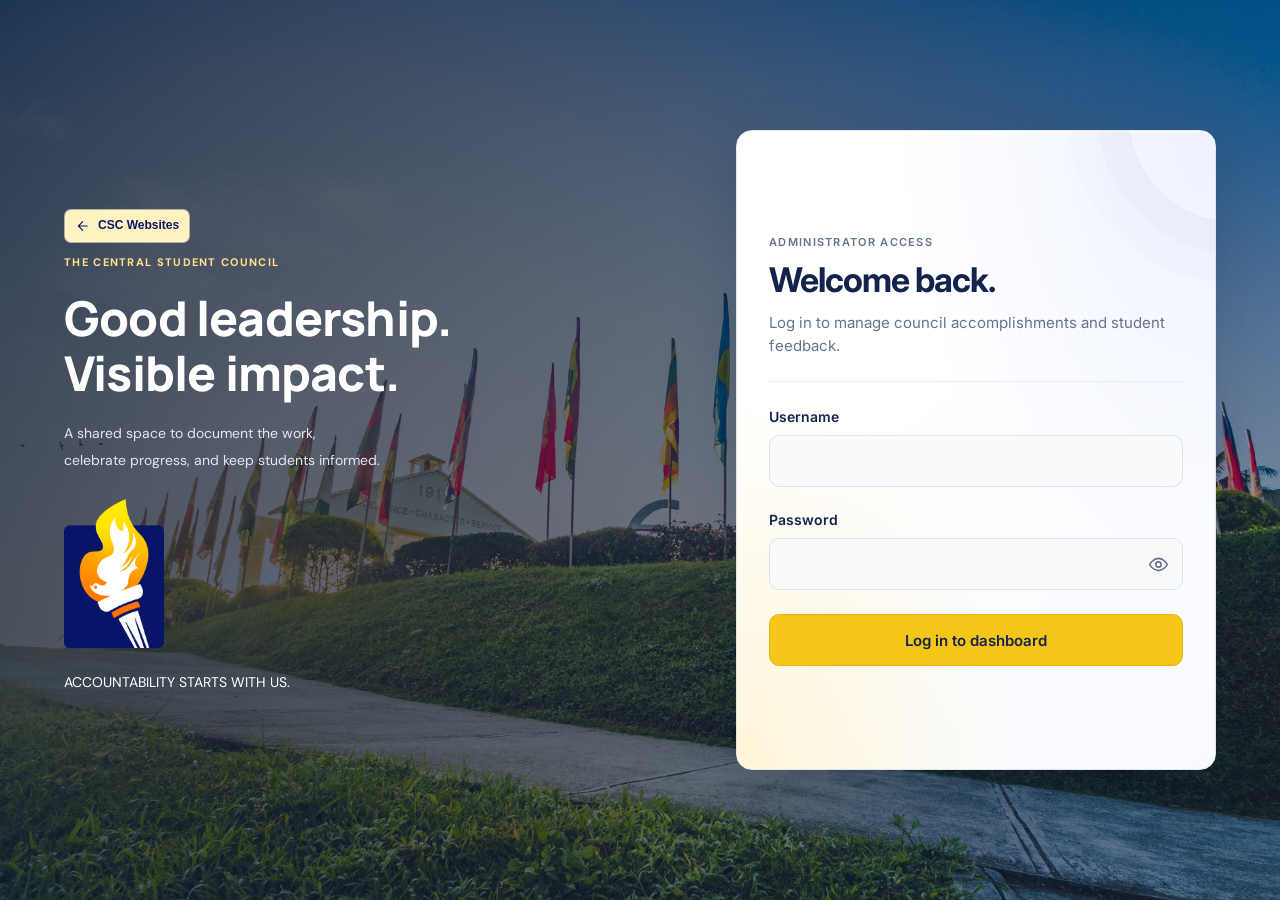
<file: index.html>
<!doctype html>
<html lang="en"><head><meta charset="utf-8"><meta name="viewport" content="width=device-width, initial-scale=1"><title>CSC T.R.A.C.E. | Admin Dashboard</title><link rel="icon" type="image/png" href="assets/csc-logo.png"><link rel="stylesheet" href="styles.css?v=20261022-no-header-back"><script defer src="backend.js?v=20261022-direct-logout"></script><script defer src="app.js?v=20261023-spaced-forms"></script><link rel="stylesheet" href="./portal-guard.css?v=20261022-context">
<script src="./portal-policy.js?v=20261022-context"></script>
<script src="./portal-guard.js?v=20261022-no-header-back" data-csc-site="CSC-TRACE-Admin"></script>
<script src="./idle-session.js?v=20261022-idle" data-csc-session="trace-admin"></script>
<link rel="stylesheet" href="./login-fit.css?v=20261022-fit">
<script src="./remembered-accounts.js?v=20261022-accounts"></script>
<link rel="stylesheet" href="./login-screen.css?v=20261023-soft-cards">
<link rel="stylesheet" href="./login-ui.css?v=20261023-card-shading">
<script defer src="./login-ui.js?v=20261023-refined"></script>
<link rel="stylesheet" href="./login-continue.css?v=20261023"><script defer src="./login-continue.js?v=20261023"></script>
</head><body data-view="admin"><div id="app"></div><noscript>Please enable JavaScript to use the admin dashboard.</noscript></body></html>
</file>
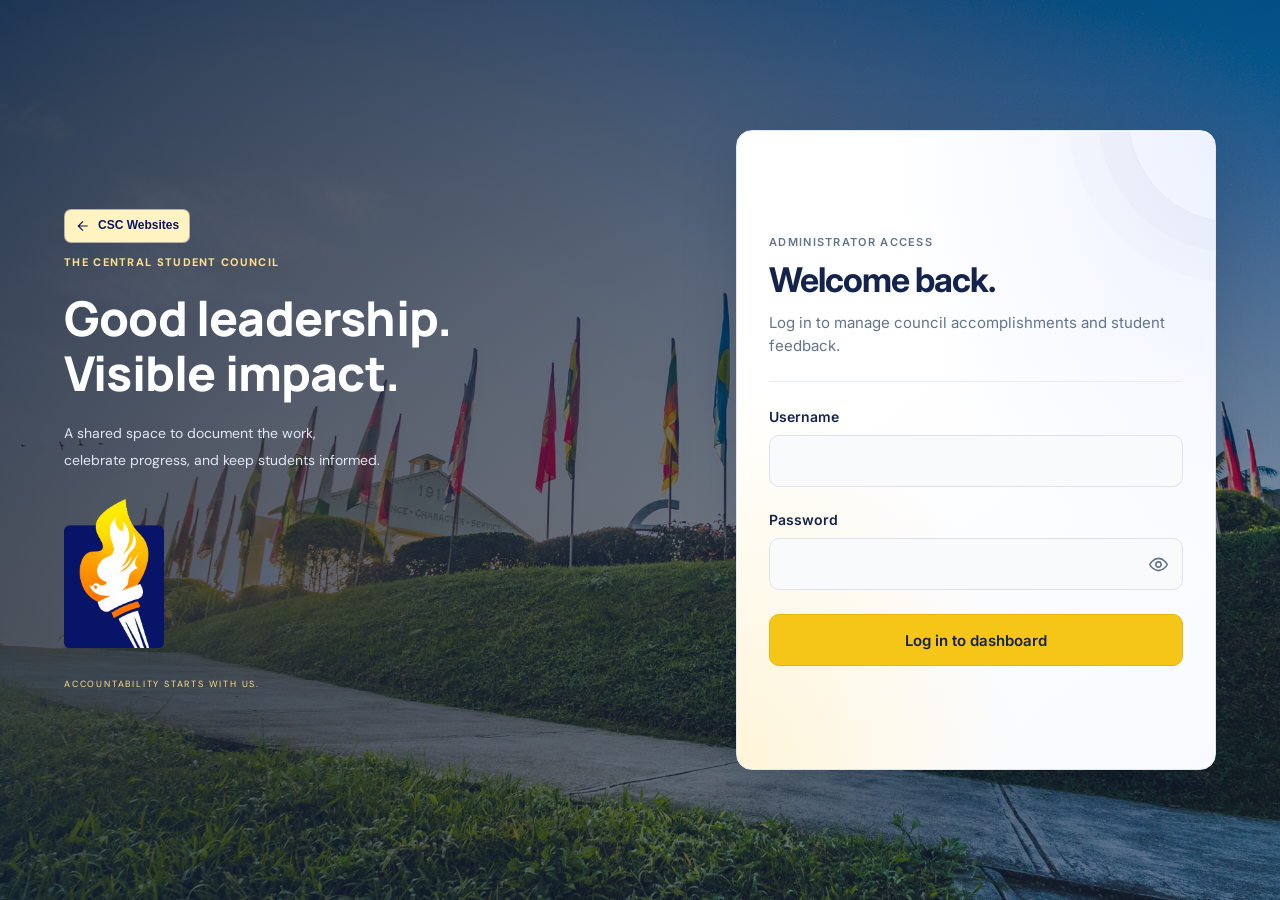
<file: admin.html>
<!doctype html>
<html lang="en"><head><meta charset="utf-8"><meta name="viewport" content="width=device-width, initial-scale=1"><title>CSC T.R.A.C.E. | Admin Dashboard</title><link rel="icon" type="image/png" href="assets/csc-logo.png"><link rel="stylesheet" href="styles.css?v=20261022-no-header-back"><script defer src="backend.js?v=20261022-direct-logout"></script><script defer src="app.js?v=20261023-spaced-forms"></script><link rel="stylesheet" href="./portal-guard.css?v=20261022-context">
<script src="./portal-policy.js?v=20261022-context"></script>
<script src="./portal-guard.js?v=20261022-no-header-back" data-csc-site="CSC-TRACE-Admin"></script>
<script src="./idle-session.js?v=20261022-idle" data-csc-session="trace-admin"></script>
<link rel="stylesheet" href="./login-fit.css?v=20261022-fit">
<script src="./remembered-accounts.js?v=20261022-accounts"></script>
<link rel="stylesheet" href="./login-screen.css?v=20261023-soft-cards">
<link rel="stylesheet" href="./login-ui.css?v=20261023-card-shading">
<script defer src="./login-ui.js?v=20261023-refined"></script>
</head><body data-view="admin"><div id="app"></div><noscript>Please enable JavaScript to use the admin dashboard.</noscript></body></html>
</file>
<file: styles.css>
@import url('https://fonts.googleapis.com/css2?family=DM+Sans:wght@400;450;500;550;600;650;700&family=Manrope:wght@400;500;600;650;700;750;800&display=swap');
:root{--navy:#101e46;--yellow:#f5c518;--muted:#798094;--line:#e5e8ef;--bg:#f6f7fb}*{box-sizing:border-box}body{margin:0;color:var(--navy);background:var(--bg);font-family:'DM Sans',Arial,sans-serif;font-size:14px}button,input,textarea,select{font:inherit}button,a,input,textarea,select{-webkit-tap-highlight-color:transparent}button,a{transition:background .18s,transform .18s}button{cursor:pointer;color:inherit}button:disabled{opacity:.6;cursor:wait}a{color:inherit;text-decoration:none}button{background:none;border:none}button:focus-visible,a:focus-visible{outline:3px solid #2668e4;outline-offset:4px}input:focus,select:focus,textarea:focus{outline:2px solid #597acb;outline-offset:1px}header{height:107px;padding:0 4.3%;display:flex;align-items:center;justify-content:space-between;background:var(--yellow);border-bottom:4px solid var(--navy)}.brand{display:flex;align-items:center;gap:18px}.menu-button{border-radius:50%;background:#fff8d9;width:38px;height:38px;display:grid;place-items:center}.seal{width:57px;height:65px;background:white;border-radius:50%;display:flex;align-items:center;justify-content:center;flex-direction:column;box-shadow:0 3px 9px #b68e1b2a;color:#d29d00}.seal span{font-size:9px;letter-spacing:2px;font-weight:800;color:var(--navy)}.wordmark strong{font-family:'Manrope',sans-serif;letter-spacing:1px;font-size:27px;font-weight:800;display:block}.brand-dot{font-size:10px;vertical-align:top;margin-left:4px}.wordmark small{font-size:11px;display:block;margin-top:4px}nav{display:flex;align-items:center;gap:8px;font-size:12px;font-weight:650}nav a{padding:11px 15px;display:flex;gap:7px;align-items:center;border-radius:6px}.nav-active{background:#11204a;color:white}main{max-width:1450px;padding:37px 4.3% 45px;margin:auto}.page-top{display:flex;justify-content:space-between;align-items:center}.eyebrow{font-size:10px;letter-spacing:1.6px;font-weight:750;display:flex;align-items:center;gap:7px}.tiny-dot{height:6px;width:6px;background:#d5a900;border-radius:50%}.view-pill{display:flex;align-items:center;gap:7px;border:1px solid #dce1ed;padding:7px 10px;border-radius:20px;font-size:10px;color:#606b84;background:#fff}.intro{display:flex;align-items:center;justify-content:space-between;margin:22px 0 27px;gap:20px}h1,h2,h3{font-family:'Manrope',Arial,sans-serif;margin:0;letter-spacing:-.8px}h1{font-size:32px;line-height:1.25;font-weight:800}.intro p{margin:10px 0 0;font-size:13px;color:#748098}.academic{text-align:right;font-size:11px;line-height:1.8;color:#7b8398}.academic strong{color:#263650;font-weight:550}.stats{display:grid;grid-template-columns:repeat(3,1fr);gap:18px;margin-bottom:31px}.stat{position:relative;background:white;border:1px solid var(--line);border-radius:11px;padding:20px 22px;display:flex;align-items:center;gap:15px;flex-wrap:wrap;box-shadow:0 3px 5px #1b294403}.stat-icon{width:44px;height:44px;display:grid;place-items:center;border-radius:12px}.blue{background:#edf1fc;color:#4264b0}.green{background:#edf6ef;color:#448362}.gold{background:#fdf6de;color:#b38a09}.stat strong{font-size:28px;line-height:1.1;font-family:Manrope;font-weight:800;display:inline-block;margin-right:10px}.stat div span{font-size:11px;font-weight:550;color:#66718a;display:block;margin-top:4px}.stat small{border-top:1px solid #eff0f5;width:100%;padding-top:12px;display:flex;align-items:center;justify-content:space-between;font-size:10px;color:#969cad}.section-bar{border-bottom:1px solid #dfe4ee;display:flex;justify-content:space-between;align-items:center;margin-bottom:23px}.tabs{display:flex;gap:18px}.tabs button{font-weight:650;font-size:12px;padding:0 0 15px;position:relative;color:#7b8498}.tabs .current{color:var(--navy)}.current:after{content:'';position:absolute;height:3px;background:var(--yellow);bottom:-1px;left:0;right:0}.tabs span{background:#e9ecf4;padding:3px 6px;margin-left:6px;border-radius:4px;font-size:10px}.section-hint{font-size:10px;color:#9a9fb0;margin-bottom:14px}.council-grid{display:grid;grid-template-columns:repeat(12,1fr);gap:16px}.council-card{grid-column:span 3;min-height:203px;padding:21px 23px 0;background:white;text-align:left;border:1px solid #e3e7ee;border-radius:11px;box-shadow:0 3px 7px #0b1e4204;display:flex;flex-direction:column;position:relative;overflow:hidden}.council-card:hover{transform:translateY(-4px);border-color:#c8af51;box-shadow:0 9px 22px #16274d0d}.card-top{display:flex;align-items:center;justify-content:space-between;margin-bottom:18px}.council-icon{color:#566a91;background:#f1f4f9;display:grid;place-items:center;width:43px;height:43px;border-radius:11px}.card-number{font-size:11px;letter-spacing:1px;color:#bbc1cf}.council-card h2{font-size:15px;font-weight:800;letter-spacing:-.3px;max-width:220px;line-height:1.5}.council-card p{font-size:10px;color:#9299ab;margin:6px 0 19px}.card-bottom{border-top:1px solid #eff1f6;padding:12px 0;margin-top:auto;display:flex;align-items:center;justify-content:space-between;font-size:10px;font-weight:550;color:#748099}.card-bottom svg{color:#16264b}.council-4,.council-5,.council-6{grid-column:span 4}.council-7,.council-8{grid-column:span 6;min-height:156px;background:#101f46;color:white;padding:21px 24px 0}.council-7 .card-top,.council-8 .card-top{position:absolute;right:24px;top:24px}.council-7 .card-number,.council-8 .card-number{display:none}.council-7 .council-icon,.council-8 .council-icon{background:#ffffff0f;color:var(--yellow)}.council-7 h2,.council-8 h2{font-size:19px;padding-top:5px}.council-7 p,.council-8 p{color:#b8c1d7;margin-bottom:15px}.council-7 .card-bottom,.council-8 .card-bottom{border-color:#ffffff16;color:#ccd2e1}.council-7 .card-bottom svg,.council-8 .card-bottom svg{color:var(--yellow)}.council-8{background:#172850}.feed{margin-top:35px}.feed-heading{display:flex;justify-content:space-between;align-items:center;gap:20px;margin-bottom:20px}.feed-heading h2{font-size:23px;margin-top:8px}.feed-heading .eyebrow{font-size:9px;color:#929bad}.search{display:flex;align-items:center;gap:9px;background:white;border:1px solid var(--line);border-radius:7px;padding:10px 12px;color:#939bad;width:245px}.search input{border:0;background:none;outline:none;width:100%;font-size:11px;color:var(--navy)}.empty{background:white;border:1px dashed #dce1eb;border-radius:11px;padding:35px 20px;text-align:center;color:#91a0ba}.empty>svg{color:#96a3ba;margin-bottom:12px}.empty h3{font-size:15px;color:#566580;letter-spacing:-.2px}.empty p{font-size:12px;color:#97a0b1;line-height:1.6}.text-button{display:inline-flex;gap:7px;align-items:center;font-weight:650;font-size:11px;color:#203866;padding:5px 0}.empty .text-button{margin-top:10px}.feedback-panel{margin-top:34px;display:grid;grid-template-columns:1fr 1.9fr;border:1px solid #e4e7ec;border-radius:12px;overflow:hidden;background:white}.feedback-copy{padding:30px;background:#f6edce}.feedback-copy .eyebrow{font-size:8px;letter-spacing:1.1px;color:#9c7f2c}.feedback-copy h2{font-size:29px;line-height:1.2;margin-top:14px}.feedback-copy p{font-size:12px;line-height:1.8;color:#857a59;max-width:240px;margin:13px 0 20px}.feedback-copy>svg{color:#9c8238}.feedback-panel form{padding:27px 30px}.feedback-form-top{display:grid;grid-template-columns:1.2fr 1fr;gap:25px;margin-bottom:15px}label{font-size:11px;font-weight:650;display:block;color:#43516e}label input,label select,label textarea{display:block;width:100%;border:1px solid #dfe3ec;border-radius:6px;padding:11px 12px;margin-top:8px;background:#fff;color:#344260;font-size:12px;font-weight:400}textarea{resize:vertical;min-height:90px}textarea::placeholder,input::placeholder{color:#a2a8b6}fieldset{border:0;margin:0;padding:0}legend{font-size:11px;font-weight:650;color:#43516e}.stars{display:flex;gap:8px;margin-top:11px;color:#c4a54b}.stars button{padding:0}.feedback-form-bottom{display:flex;align-items:center;justify-content:space-between;gap:12px;margin-top:16px}.feedback-form-bottom small{font-size:9px;color:#9b9faf}.primary{background:var(--yellow);border:1px solid #edbd15;border-radius:6px;padding:11px 16px;display:inline-flex;align-items:center;justify-content:center;gap:13px;color:#172547;font-size:11px;font-weight:750}.primary:hover{background:#e8b70c}.full{width:100%}footer{max-width:1450px;margin:auto;padding:24px 4.3% 30px;border-top:1px solid #e4e7ef;display:flex;gap:20px;align-items:center;color:#9aa2b2;font-size:10px}footer strong{color:#6a7691;font-size:12px;letter-spacing:1px}footer small{margin-left:auto;font-size:9px}.report-grid{display:grid;grid-template-columns:repeat(3,1fr);gap:18px;margin-top:18px}.report,.feedback-item{background:white;border:1px solid var(--line);border-radius:10px;padding:22px}.report-meta{display:flex;gap:6px;justify-content:space-between;align-items:flex-start;margin-bottom:17px}.tag{font-size:9px;color:#536b9d;background:#eef2f9;padding:5px 7px;border-radius:4px}.status{font-size:9px;white-space:nowrap;color:#668574}.report small{color:#9aa2b4;font-size:10px}.report h3{font-size:17px;margin-top:10px;letter-spacing:-.4px}.report>p{font-size:12px;color:#8690a4;line-height:1.7;display:-webkit-box;-webkit-line-clamp:3;-webkit-box-orient:vertical;overflow:hidden}.report-actions{display:flex;align-items:center;gap:15px;margin-top:15px}.report-actions>button{font-size:10px}.report-actions .text-button{margin-right:auto}.feedback-item{margin-bottom:12px}.feedback-item p{white-space:pre-wrap;line-height:1.7}.feedback-item small{color:#929aac;font-size:10px}.stars-text{float:right;color:#c19a00}.back-link{display:flex;align-items:center;gap:7px;font-size:11px;color:#8793ac;padding:0;margin-bottom:20px}.admin-actions{display:flex;gap:12px;align-items:center}.icon-button{border:1px solid var(--line);padding:10px;border-radius:6px;display:flex;background:white}.login-wrap{min-height:72vh;display:grid;grid-template-columns:1.1fr 1fr;max-width:1100px;gap:70px;align-items:center;padding-top:65px;padding-bottom:65px}.login-story h1{font-size:48px;line-height:1.15;margin-top:20px}.login-story p{line-height:1.9;color:#8590a7;margin:20px 0}.login-story>span:last-child{font-size:9px;letter-spacing:1.8px;color:#949db0}.large-flame{color:#eabb20;margin:25px 0}.login-card{padding:38px;background:white;border:1px solid var(--line);border-radius:16px;box-shadow:0 12px 50px #1a285008}.login-icon{background:#fcf5d9;width:55px;height:55px;display:grid;place-items:center;border-radius:14px;margin-bottom:25px}.login-card h2{font-size:29px;margin:12px 0}.login-card p{color:#8b95a8;line-height:1.9;font-size:12px}.login-info{display:flex;gap:12px;background:#f7f8fb;padding:16px;margin:25px 0;font-size:12px;line-height:1.6}.login-info small{font-size:10px;color:#929aac}.login-card .back-link{justify-content:center;margin:22px 0 0}.toast{position:fixed;bottom:24px;left:50%;transform:translateX(-50%);background:#13244b;color:white;padding:15px 20px;border-radius:8px;box-shadow:0 5px 24px #101e4630;max-width:90vw;z-index:70;display:flex;align-items:center;gap:22px;font-size:12px}.toast button{color:white;padding:0;display:flex}.error{background:#fff1e9;color:#9c4e32;padding:15px;border-radius:6px;margin:15px 0;display:flex;justify-content:space-between}.error button{text-decoration:underline}.loading{color:#8c99b1;padding:30px}aside{position:fixed;left:0;top:107px;bottom:0;width:320px;background:white;box-shadow:8px 0 40px #10224918;z-index:40;padding:23px;overflow-y:auto}.aside-heading{font-size:10px;letter-spacing:1.2px;display:flex;justify-content:space-between;margin-bottom:15px;align-items:center}aside>button{display:flex;width:100%;text-align:left;align-items:center;justify-content:space-between;padding:15px 0;border-bottom:1px solid var(--line);font-size:12px}.modal-backdrop{position:fixed;inset:0;background:#0c183a99;z-index:50;display:flex;align-items:center;justify-content:center;padding:25px;backdrop-filter:blur(4px)}.modal{background:white;border-radius:15px;width:630px;max-width:100%;max-height:92vh;overflow:auto;padding:35px;position:relative}.modal h2{font-size:25px;margin:12px 25px 10px 0}.modal>p{font-size:12px;line-height:1.8;color:#8e99ad}.close{position:absolute;top:20px;right:20px}.modal form>label,.modal .form-row{margin-top:17px}.form-row{display:grid;grid-template-columns:1fr 1fr;gap:18px}.modal form>.primary{margin-top:24px}.checkbox{display:flex;gap:8px;align-items:center;font-size:11px}.checkbox input{width:auto;margin:0}.report-body{white-space:pre-wrap;line-height:1.9;font-size:14px;margin:25px 0;overflow-wrap:anywhere}.small-modal{width:410px}.small-modal .admin-actions{justify-content:flex-end;margin-top:25px}
@media(min-width:1500px){main{padding-left:30px;padding-right:30px}.council-card{min-height:220px}.wordmark small{font-size:12px}}@media(max-width:1000px){header{padding:0 25px}.wordmark small{max-width:300px;line-height:1.5}.wordmark strong{font-size:23px}.brand{gap:12px}.seal{width:49px;height:57px}nav a{padding:10px;font-size:10px}main{padding:30px 25px}h1{font-size:27px}.stat{padding:17px;gap:12px}.stat strong{font-size:25px}.council-card{padding:17px 17px 0}.council-card h2{font-size:13px}.council-card p{font-size:9px}.card-bottom{font-size:9px}.academic{display:none}.section-hint{display:none}.feedback-panel{grid-template-columns:1fr 1.8fr}.feedback-panel form{padding:25px 20px}.feedback-copy{padding:27px 22px}.feedback-form-top{gap:15px}.feedback-form-bottom small{max-width:150px;line-height:1.5}.report-grid{grid-template-columns:repeat(2,1fr)}.login-wrap{gap:35px}.login-story h1{font-size:38px}}@media(max-width:700px){header{height:91px;padding:0 18px}.brand{gap:10px}.menu-button{width:30px;height:30px}.seal{display:none}.wordmark strong{font-size:21px}.wordmark small{font-size:8px;max-width:225px}nav{gap:0}nav a{font-size:9px;padding:8px}nav a svg{display:none}main{padding:25px 18px}.view-pill{font-size:8px;padding:6px}.page-top>.eyebrow{font-size:8px;letter-spacing:.7px}.intro{margin:20px 0}.intro h1{font-size:27px;line-height:1.3}.intro p{font-size:12px;line-height:1.7}.stats{gap:8px;margin-bottom:25px}.stat{padding:12px 10px;gap:9px;border-radius:8px}.stat-icon{width:30px;height:30px;border-radius:8px}.stat-icon svg{width:17px}.stat strong{font-size:24px}.stat div span{font-size:9px;line-height:1.4}.stat small{display:none}.council-grid{gap:10px}.council-card{grid-column:span 6;min-height:200px;padding:17px 15px 0}.council-6{grid-column:span 12;min-height:170px}.council-7,.council-8{min-height:165px}.council-7 .card-top,.council-8 .card-top{top:15px;right:13px}.council-7 .council-icon,.council-8 .council-icon{width:28px;height:28px}.council-7 .council-icon svg,.council-8 .council-icon svg{width:17px}.council-7 h2,.council-8 h2{font-size:16px;max-width:110px;min-height:50px;padding-top:0}.council-card p{line-height:1.6}.card-top{margin-bottom:14px}.card-bottom{font-size:9px}.feedback-panel{grid-template-columns:1fr}.feedback-copy{padding:24px}.feedback-copy h2{font-size:27px}.feedback-copy h2 br{display:none}.feedback-copy p{max-width:none;margin-bottom:0}.feedback-copy>svg{display:none}.feedback-panel form{padding:23px}.feedback-form-top{grid-template-columns:1fr}.feedback-form-bottom{align-items:flex-start}.feed-heading{align-items:flex-start;flex-direction:column;gap:15px}.feed-heading h2{font-size:22px}.search{width:100%}.report-grid{grid-template-columns:1fr}.feedback-form-bottom small{font-size:9px}.feedback-form-bottom .primary{white-space:nowrap;font-size:10px}footer{padding:24px 18px;flex-wrap:wrap;gap:8px 18px}footer small{width:100%;margin-left:0}.admin-actions .primary{font-size:10px;padding:10px;gap:5px}.intro:has(.admin-actions){align-items:flex-start;flex-direction:column}.login-wrap{display:block;min-height:75vh;padding-top:35px}.login-story{display:none}.login-card{max-width:430px;margin:10px auto;padding:30px}.modal{padding:27px 23px}.modal h2{font-size:22px}.modal-backdrop{padding:12px}.form-row{gap:10px}aside{top:91px}.tabs button{font-size:11px}.report-meta{gap:10px}.stars{gap:12px}}
@media(max-width:700px){.stat{flex-direction:column;align-items:flex-start;gap:10px}.stat>div:not(.stat-icon){width:100%}.stat strong{display:block}.stat div span{min-height:25px}}

/* User-supplied council identity and campus backgrounds. */
body {
  background: linear-gradient(rgba(246,247,251,.94), rgba(246,247,251,.97)),
    url('assets/campus-aerial.jpg') center top / cover fixed;
}
.seal {
  width: 58px;
  height: 76px;
  flex: 0 0 58px;
  border-radius: 0;
  background: transparent;
  box-shadow: none;
}
.seal img { display: block; width: 44px; height: 66px; object-fit: contain; }
.intro {
  min-height: 208px;
  padding: 34px;
  border-radius: 14px;
  background: linear-gradient(90deg, rgba(10,25,57,.91), rgba(10,25,57,.70) 60%, rgba(10,25,57,.40)),
    url('assets/campus-monument.jpg') center 58% / cover;
  color: white;
  box-shadow: 0 8px 24px #101e4614;
}
.intro h1 { max-width: 700px; text-wrap: balance; }
.intro p { color: #e1e7f4; max-width: 670px; line-height: 1.7; }
.intro .academic { color: #e1e7f4; min-width: 160px; }
.intro .academic strong { color: #ffe08b; }
.intro .icon-button { color: var(--navy); }
.feedback-copy {
  background: linear-gradient(rgba(12,30,62,.87), rgba(12,30,62,.72)),
    url('assets/campus-gateway.jpg') center / cover;
  color: white;
}
.feedback-copy .eyebrow { color: #ffe08b; line-height: 1.7; }
.feedback-copy p { color: #e1e7f4; }
.login-wrap {
  max-width: 1220px;
  min-height: 620px;
  margin: 36px auto;
  padding: 48px;
  gap: 55px;
  border-radius: 18px;
  background: linear-gradient(90deg, rgba(8,24,51,.84), rgba(8,24,51,.59)),
    url('assets/campus-flags.jpg') center / cover;
}
.login-story { color: white; }
.login-story p { color: #e1e7f4; }
.login-story > span:last-child { color: #ffe08b; }
.large-flame { margin: 25px 0; }
.large-flame img { display: block; width: 100px; height: 150px; object-fit: contain; }
.login-icon { width: 57px; height: 65px; background: #f5f6fa; }
.login-icon img { object-fit: contain; }
@media(max-width:1000px) {
  .intro { padding: 27px; }
  .login-wrap { margin: 25px; padding: 35px; gap: 30px; }
}
@media(max-width:700px) {
  header { padding: 0 12px; }
  .brand { gap: 7px; }
  .seal { display: flex; width: 32px; height: 54px; flex-basis: 32px; }
  .seal img { width: 30px; height: 45px; }
  .wordmark strong { font-size: 18px; }
  .wordmark small { max-width: 175px; font-size: 7px; }
  nav a { padding: 7px 6px; }
  .intro { min-height: 210px; padding: 25px 22px; background-position: center, 62% center; }
  .intro h1 { font-size: 26px; }
  .intro p { font-size: 12px; }
  .login-wrap { margin: 18px 12px; padding: 32px 16px; min-height: 72vh; border-radius: 12px; }
  .login-card { margin: 0 auto; padding: 27px 24px; }
}
@media(max-width:380px) {
  .wordmark strong { font-size: 15px; }
  .wordmark small { max-width: 140px; }
  nav a { font-size: 8px; padding: 7px 5px; }
}

/* Compact header with the CSC blue divider. */
header {
  height: 76px;
  border-bottom: 3px solid #1554d1;
  justify-content: flex-start;
}
.seal { height: 62px; width: 44px; flex-basis: 44px; }
.seal img { width: 34px; height: 51px; }
.wordmark strong { font-size: 24px; }
.wordmark small { margin-top: 2px; }
aside { top: 76px; }
@media(max-width:700px) {
  header { height: 66px; padding: 0 16px; }
  .brand { gap: 10px; }
  .seal { height: 49px; width: 29px; flex-basis: 29px; }
  .seal img { width: 27px; height: 41px; }
  .wordmark strong { font-size: 19px; }
  .wordmark small { max-width: 260px; font-size: 8px; line-height: 1.4; }
  aside { top: 66px; }
}
@media(max-width:380px) {
  header { padding: 0 12px; }
  .brand { gap: 8px; }
  .wordmark strong { font-size: 17px; }
  .wordmark small { max-width: 215px; font-size: 7px; }
}

/* Light blue background palette across the student and admin pages. */
:root { --bg: #e8f3ff; --line: #d4e5f5; }
body {
  background-color: #e8f3ff;
  background-image: linear-gradient(rgba(224,240,255,.95), rgba(239,248,255,.97)),
    url('assets/campus-aerial.jpg');
}
header { background: var(--yellow); }
.menu-button { background: #fff8d9; }
.view-pill { background: #f3faff; border-color: #c8dff3; color: #42678d; }
.section-bar { border-color: #c9ddf0; }
.tabs span { background: #d9ebfb; }
.council-icon { background: #edf6ff; color: #4c78a5; }
.empty { background: #f7fbff; border-color: #bfd9f0; }
.login-icon, .login-info { background: #edf7ff; }
.feedback-panel { background: #f7fbff; border-color: #d4e5f5; }
footer { border-color: #c9ddf0; }


/* Compact dashboard: keep content readable while reducing vertical travel. */
main { padding-top: 18px; padding-bottom: 24px; }
.intro { min-height: 130px; margin: 0 0 16px; padding: 22px 28px; }
.intro h1 { font-size: 28px; }
.intro p { margin-top: 7px; }
.stats { margin-bottom: 18px; gap: 12px; }
.stat { padding: 13px 18px; gap: 10px; }
.stat-icon { width: 36px; height: 36px; border-radius: 9px; }
.stat strong { font-size: 25px; }
.stat small { padding-top: 8px; }
.section-bar { margin-bottom: 14px; }
.tabs button { padding-bottom: 10px; }
.section-hint { margin-bottom: 10px; }
.council-grid { gap: 11px; }
.council-card { min-height: 155px; padding: 14px 18px 0; }
.card-top { margin-bottom: 8px; }
.council-icon { width: 32px; height: 32px; border-radius: 8px; }
.council-card h2 { font-size: 14px; line-height: 1.35; }
.council-card p { margin: 4px 0 10px; }
.card-bottom { padding: 8px 0; }
.council-7, .council-8 { min-height: 110px; padding: 15px 20px 0; }
.council-7 .card-top, .council-8 .card-top { top: 15px; right: 20px; }
.council-7 h2, .council-8 h2 { font-size: 17px; padding-top: 0; }
.council-7 p, .council-8 p { margin-bottom: 10px; }
.feed { margin-top: 20px; }
.feed-heading { margin-bottom: 12px; }
.feed-heading h2 { font-size: 21px; margin-top: 5px; }
.empty { padding: 19px 16px; }
.empty > span { display: none; }
.empty p { margin-bottom: 0; }
.feedback-panel { margin-top: 20px; }
.feedback-copy { padding: 22px; }
.feedback-copy h2 { font-size: 25px; margin-top: 10px; }
.feedback-copy p { margin: 10px 0 0; line-height: 1.6; }
.feedback-panel form { padding: 20px 24px; }
.feedback-form-top { margin-bottom: 10px; }
.feedback-panel textarea { min-height: 65px; }
.feedback-form-bottom { margin-top: 10px; }
footer { padding-top: 16px; padding-bottom: 18px; }
@media(min-width:1100px) {
  .council-grid { grid-template-columns: repeat(5, minmax(0, 1fr)); }
  .council-card { grid-column: auto; }
  .council-7, .council-8 { min-height: 155px; }
  .council-7 .card-top, .council-8 .card-top { position: static; }
  .council-7 h2, .council-8 h2 { font-size: 16px; }
  .council-7 .council-icon, .council-8 .council-icon { width: 32px; height: 32px; }
}
@media(max-width:700px) {
  main { padding: 16px 14px 22px; }
  .intro { min-height: 140px; padding: 20px; margin-bottom: 13px; }
  .intro h1 { font-size: 24px; }
  .intro p { font-size: 11px; }
  .stats { gap: 8px; margin-bottom: 16px; }
  .stat { padding: 10px; gap: 7px; }
  .stat-icon { width: 27px; height: 27px; }
  .stat strong { font-size: 22px; }
  .council-grid { gap: 9px; }
  .council-card { min-height: 150px; padding: 13px 13px 0; }
  .council-card h2 { font-size: 12px; }
  .council-card p { font-size: 9px; }
  .council-6 { min-height: 125px; }
  .council-7, .council-8 { min-height: 133px; }
  .council-7 h2, .council-8 h2 { min-height: 38px; max-width: 105px; font-size: 15px; }
  .council-7 .card-top, .council-8 .card-top { top: 13px; right: 12px; }
  .feed-heading { gap: 10px; }
  .feed-heading h2 { font-size: 20px; }
  .feedback-copy { padding: 20px; }
  .feedback-panel form { padding: 18px 20px; }
  .feedback-form-top { gap: 12px; }
}

/* Direct titles, with council leadership first. */
.council-card, .council-7, .council-8 {
  min-height: 92px;
  padding: 18px;
  align-items: center;
  justify-content: center;
  text-align: center;
}
.council-card h2, .council-7 h2, .council-8 h2 {
  font-size: 14px;
  line-height: 1.45;
  max-width: 100%;
  min-height: 0;
  padding: 0;
}
.stat { padding: 14px 20px; }
.stat div span { margin-top: 5px; }
.intro { min-height: 100px; }
.feedback-copy { display: flex; align-items: center; }
.feedback-copy h2 { margin: 0; font-size: 24px; }
@media(min-width:1100px) {
  .council-card, .council-7, .council-8 { min-height: 92px; }
}
@media(max-width:700px) {
  .council-card, .council-7, .council-8 { min-height: 85px; padding: 14px 12px; }
  .council-card h2, .council-7 h2, .council-8 h2 { font-size: 12px; max-width: 100%; min-height: 0; }
  .office-card:last-child { grid-column: span 12; }
  .intro { min-height: 110px; }
  .feedback-copy h2 { font-size: 21px; }
}

/* Slim header. */
header { height: 58px; }
.brand { gap: 12px; }
.menu-button { width: 30px; height: 30px; font-size: 16px; }
.seal { width: 31px; height: 48px; flex-basis: 31px; }
.seal img { width: 28px; height: 42px; }
.wordmark strong { font-size: 21px; }
.wordmark small { margin-top: 1px; font-size: 10px; line-height: 1.3; }
aside { top: 58px; }
@media(max-width:700px) {
  header { height: 52px; }
  .brand { gap: 8px; }
  .menu-button { width: 27px; height: 27px; }
  .seal { width: 25px; height: 41px; flex-basis: 25px; }
  .seal img { width: 23px; height: 35px; }
  .wordmark strong { font-size: 17px; }
  .wordmark small { font-size: 7px; max-width: 250px; }
  aside { top: 52px; }
}
@media(max-width:380px) {
  .wordmark strong { font-size: 16px; }
  .wordmark small { max-width: 210px; }
}

/* Blue gradient for every council and leadership card. */
.council-card, .council-7, .council-8 {
  background: linear-gradient(135deg, #173c88 0%, #2361b4 55%, #287ca8 100%);
  color: #ffffff;
  border: 1px solid #3378bc;
  box-shadow: 0 4px 12px rgba(25, 70, 130, .12);
}
.council-card h2 { color: #ffffff; }
.council-card:hover {
  background: linear-gradient(135deg, #143575 0%, #1d55a1 55%, #246e98 100%);
  border-color: #81b9ed;
  box-shadow: 0 7px 18px rgba(25, 70, 130, .20);
}

/* Keep the council directory in the opening desktop viewport. */
main { padding-top: 12px; }
.intro { min-height: 72px; padding: 16px 22px; margin-bottom: 12px; border-radius: 10px; }
.intro h1 { font-size: 25px; }
.stats { gap: 10px; margin-bottom: 12px; }
.stat { padding: 10px 16px; }
.stat > div:not(.stat-icon) { display: flex; align-items: center; gap: 12px; width: 100%; }
.stat strong { font-size: 24px; margin: 0; }
.stat div span { margin: 0; font-size: 11px; min-height: 0; }
.section-bar { margin-bottom: 10px; }
.tabs button { padding-bottom: 8px; }
.council-grid { gap: 10px; }
.council-card, .council-7, .council-8 { min-height: 76px; padding: 12px; border-radius: 10px; }
.council-card h2, .council-7 h2, .council-8 h2 { font-size: 13px; line-height: 1.4; }
@media(min-width:1100px) {
  .council-grid { grid-template-columns: repeat(12, minmax(0, 1fr)); }
  .council-card, .council-7, .council-8 { grid-column: span 2; min-height: 76px; }
  .council-card:nth-child(n+7) { grid-column: auto / span 2; }
  .council-card:nth-child(7) { grid-column: 2 / span 2; }
}
@media(min-width:701px) and (max-width:1099px) {
  .council-grid { grid-template-columns: repeat(4, minmax(0, 1fr)); }
  .council-card, .council-7, .council-8 { grid-column: auto; min-height: 76px; }
}
@media(max-width:700px) {
  main { padding-top: 10px; }
  .intro { min-height: 72px; padding: 15px 18px; }
  .intro h1 { font-size: 21px; }
  .stats { gap: 7px; margin-bottom: 12px; }
  .stat { padding: 9px; }
  .stat > div:not(.stat-icon) { flex-direction: column; align-items: flex-start; gap: 3px; }
  .stat strong { font-size: 21px; }
  .stat div span { font-size: 9px; line-height: 1.35; }
  .council-card, .council-7, .council-8 { min-height: 68px; padding: 10px; }
  .council-card h2, .council-7 h2, .council-8 h2 { font-size: 11px; }
}

/* Comfortable opening dashboard; reports and feedback continue below. */
main { padding-top: 18px; }
.intro { min-height: 92px; padding: 22px 26px; margin-bottom: 16px; }
.intro h1 { font-size: 28px; }
.stats { gap: 14px; margin-bottom: 18px; }
.stat { padding: 14px 20px; }
.stat > div:not(.stat-icon) { display: block; }
.stat strong { font-size: 26px; }
.stat div span { margin-top: 5px; font-size: 11px; }
.section-bar { margin-bottom: 14px; }
.tabs button { padding-bottom: 10px; }
.council-grid { gap: 14px; }
.council-card, .council-7, .council-8 { min-height: 100px; padding: 18px; }
.council-card h2, .council-7 h2, .council-8 h2 { font-size: 14px; line-height: 1.45; }
.feed { margin-top: 32px; }
.feedback-panel { margin-top: 28px; }
@media(min-width:1100px) {
  .council-grid { grid-template-columns: repeat(12, minmax(0, 1fr)); }
  .council-card,
  .council-card:nth-child(n+7),
  .council-card:nth-child(7) { grid-column: auto / span 3; min-height: 100px; }
  .council-card:nth-child(n+9) { grid-column: auto / span 4; }
}
@media(min-width:701px) and (max-width:1099px) {
  .council-card, .council-7, .council-8 { min-height: 100px; }
}
@media(max-width:700px) {
  main { padding-top: 14px; }
  .intro { min-height: 96px; padding: 20px; }
  .intro h1 { font-size: 23px; }
  .stats { gap: 8px; margin-bottom: 16px; }
  .stat { padding: 12px 10px; }
  .stat strong { font-size: 23px; }
  .stat div span { font-size: 9px; }
  .council-grid { gap: 10px; }
  .council-card, .council-7, .council-8 { min-height: 84px; padding: 14px; }
  .council-card h2, .council-7 h2, .council-8 h2 { font-size: 12px; }
  .feed { margin-top: 26px; }
}

/* Campus photography on council and leadership cards. */
.council-card, .council-7, .council-8 {
  --card-photo: url('assets/campus-monument.jpg');
  background-image: linear-gradient(135deg, rgba(8, 27, 59, .79), rgba(12, 48, 83, .65)), var(--card-photo);
  background-position: center;
  background-size: cover;
  border-color: #6587a5;
}
.council-card:nth-child(4n+1) { --card-photo: url('assets/campus-monument.jpg'); }
.council-card:nth-child(4n+2) { --card-photo: url('assets/campus-gateway.jpg'); }
.council-card:nth-child(4n+3) { --card-photo: url('assets/campus-aerial.jpg'); }
.council-card:nth-child(4n+4) { --card-photo: url('assets/campus-flags.jpg'); }
.council-card h2, .council-7 h2, .council-8 h2 {
  font-size: 16px;
  font-weight: 800;
  line-height: 1.4;
  color: #fff;
  text-shadow: 0 2px 5px rgba(0, 0, 0, .45);
}
.council-card:hover {
  background-image: linear-gradient(135deg, rgba(8, 27, 59, .68), rgba(12, 48, 83, .52)), var(--card-photo);
  background-position: center;
  background-size: cover;
  border-color: #9bc9f2;
}
@media(max-width:700px) {
  .council-card h2, .council-7 h2, .council-8 h2 { font-size: 13px; }
}

/* One shared photograph, seen through the individual council cards. */
.council-grid { position: relative; }
.council-card, .council-7, .council-8,
.council-card:hover {
  position: relative;
  isolation: isolate;
  overflow: hidden;
  background: #16385e;
  transform: none;
}
.council-card::before, .council-card::after {
  content: '';
  position: absolute;
  pointer-events: none;
  left: var(--tile-left, 0px);
  top: var(--tile-top, 0px);
  width: var(--panorama-width, 100%);
  height: var(--panorama-height, 100%);
  background-position: center;
  background-size: cover;
  background-repeat: no-repeat;
  z-index: -1;
}
.council-card::before {
  background-image: linear-gradient(rgba(7, 26, 54, .64), rgba(7, 26, 54, .64)), var(--panorama-current);
}
.council-card::after {
  background-image: linear-gradient(rgba(7, 26, 54, .64), rgba(7, 26, 54, .64)), var(--panorama-next);
  opacity: 0;
}
.panorama-fading .council-card::after { opacity: 1; transition: opacity 1s ease; }
.council-card h2 { position: relative; z-index: 1; }
.slideshow-controls { display: flex; justify-content: flex-end; margin-top: 6px; }
.slideshow-controls button { font-size: 10px; color: #42678d; padding: 4px 2px; text-decoration: underline; }
@media(prefers-reduced-motion:reduce) {
  .panorama-fading .council-card::after { transition: none; }
}


/* Accessible star-only ratings; native radios remain keyboard operable. */
.stars { align-items: center; gap: 8px; margin-top: 9px; }
.rating-option { position: relative; display: inline-flex; width: 30px; height: 30px; cursor: pointer; }
.rating-option input {
  position: absolute;
  width: 1px;
  height: 1px;
  padding: 0;
  margin: 0;
  overflow: hidden;
  clip-path: inset(50%);
  white-space: nowrap;
  opacity: 0;
}
.rating-option svg { display: block; width: 30px; height: 30px; fill: none; stroke: #677b99; stroke-width: 1.6; stroke-linejoin: round; }
.rating-option.is-selected svg { fill: #efb810; stroke: #ad7d00; }
.rating-option:hover svg { stroke: #ad7d00; }
.rating-option:has(input:focus-visible) { outline: 2px solid #2668e4; outline-offset: 3px; border-radius: 4px; }
.feedback-form-bottom { justify-content: flex-end; }

/* Clean report heading and compact search field. */
.feed-heading { align-items: center; gap: 16px; }
.feed-heading > div { min-width: 0; flex: 1; }
.feed-heading h2 { margin: 0; font-size: 22px; line-height: 1.35; text-wrap: balance; }
.search { height: 32px; min-height: 32px; width: 245px; flex-shrink: 0; padding: 0 11px; border-radius: 6px; }
.search input { width: 100%; height: 100%; min-height: 0; margin: 0; padding: 0; border: 0; border-radius: 0; background: transparent; font-size: 11px; line-height: normal; }
@media(max-width:700px) {
  .feed-heading { align-items: stretch; gap: 10px; }
  .feed-heading h2 { font-size: 20px; }
  .search { width: 100%; }
}

/* Tight council heading row, with a text-height search field. */
.section-bar:has(+ .office-feed) { margin-bottom: 6px; }
.feed.office-feed { margin-top: 6px; }
.office-feed .feed-heading { margin-bottom: 10px; align-items: center; }
.feed-heading .search {
  display: flex;
  align-items: center;
  box-sizing: border-box;
  height: 28px;
  min-height: 28px;
  max-height: 28px;
  padding: 0 9px;
  margin: 0;
}
.feed-heading .search input {
  display: block;
  box-sizing: border-box;
  height: 26px;
  min-height: 0;
  max-height: 26px;
  padding: 0;
  margin: 0;
  line-height: 26px;
}
@media(max-width:700px) {
  .office-feed .feed-heading { align-items: stretch; }
}

/* Compact accomplishment cards with larger, clearer text. */
.report { padding: 15px 18px; }
.report-meta { margin-bottom: 9px; gap: 10px; }
.report .tag { font-size: 11px; padding: 4px 7px; }
.report .status { font-size: 11px; }
.report > small { font-size: 12px; }
.report h3 { font-size: 21px; line-height: 1.3; margin-top: 7px; }
.report > p { font-size: 14px; line-height: 1.5; margin: 8px 0; }
.report-actions { margin-top: 8px; gap: 12px; }
.report-actions > button, .report-actions .text-button { font-size: 12px; }
@media(max-width:700px) {
  .report { padding: 14px 16px; }
  .report h3 { font-size: 20px; }
}

/* Admin publishing controls belong in the header. */
header { justify-content: space-between; gap: 16px; }
.header-actions { margin-left: auto; flex-shrink: 0; gap: 10px; }
.header-actions .primary { background: #14274f; color: white; border-color: #14274f; padding: 8px 13px; white-space: nowrap; }
.header-actions .primary:hover { background: #244378; }
.header-actions .icon-button { padding: 8px 12px; font-size: 11px; white-space: nowrap; }
@media(max-width:900px) {
  header:has(.header-actions) .wordmark small { display: none; }
}
@media(max-width:600px) {
  header:has(.header-actions) { height: auto; min-height: 52px; padding-top: 6px; padding-bottom: 6px; flex-wrap: wrap; gap: 5px 10px; }
  .header-actions { gap: 7px; }
  .header-actions .primary, .header-actions .icon-button { font-size: 10px; padding: 7px 9px; }
  header:has(.header-actions) .wordmark strong { font-size: 16px; }
}

/* Prominent report status badges. */
.report .status {
  display: inline-flex;
  align-items: center;
  justify-content: center;
  padding: 7px 12px;
  border: 1px solid;
  border-radius: 7px;
  font-size: 14px;
  font-weight: 800;
  line-height: 1.2;
  white-space: nowrap;
}
.report .status-completed { color: #14532d; background: #d2f4dc; border-color: #76c995; }
.report .status-progress { color: #854500; background: #fff0b5; border-color: #e5b849; }
.report .status-planned { color: #174a91; background: #dceaff; border-color: #8cb5ec; }
.report .status-draft { color: #514273; background: #ece4fa; border-color: #bcabd9; }
.report-meta { align-items: center; flex-wrap: wrap; }

/* Per-report evaluation links. */
.report-actions { flex-wrap: wrap; }
.evaluate-button {
  display: inline-flex;
  align-items: center;
  justify-content: center;
  padding: 6px 11px;
  border: 1px solid #9dbce8;
  border-radius: 6px;
  background: #e2eeff;
  color: #154a91;
  font-size: 12px;
  font-weight: 750;
  line-height: 1.3;
}
.evaluate-button:hover { background: #cbdfff; }
.modal > .evaluate-button { margin: 0 10px 10px 0; }
.field-help { display: block; margin-top: 6px; font-size: 10px; font-weight: 400; color: #73819b; line-height: 1.5; }

/* Keep TRACE administration identity and logout on one header row. */
body[data-view="admin"] header:has(.header-actions) { height:64px; min-height:64px; flex-wrap:nowrap; padding:0 16px; gap:12px; }
body[data-view="admin"] header .brand { min-width:0; flex:1; }
body[data-view="admin"] header .wordmark { min-width:0; }
body[data-view="admin"] header .wordmark strong { font-size:clamp(14px,3.8vw,24px); white-space:nowrap; }
body[data-view="admin"] header .header-actions { flex:0 0 auto; margin-left:auto; }
@media(max-width:700px) {
 body[data-view="admin"] header:has(.header-actions) { height:58px; min-height:58px; padding:0 12px; gap:8px; }
 body[data-view="admin"] header .brand { gap:8px; }
 body[data-view="admin"] header .seal { flex-shrink:0; }
 body[data-view="admin"] header .header-actions .icon-button { padding:8px 10px; font-size:12px; }
}

/* Publishing remains available in the desktop header. */
@media(max-width:700px) {
 body[data-view="admin"] header .new-accomplishment { display:none; }
}

/* Portal return belongs to login only; authenticated users leave via Logout. */
body[data-view="admin"] header :is([data-csc-portal-back], .csc-dashboard-back, .csc-return-guard) { display:none !important; }
</file>
<file: portal-guard.css>
.csc-return-guard { display: inline-flex; align-items: center; justify-content: center; gap: 7px; flex-shrink: 0; min-height: 34px; padding: 7px 10px; border: 1px solid #0c16654d; border-radius: 7px; background: #fff3c1; color: #0c1665; font: 700 12px/1.3 Arial, sans-serif; text-decoration: none; white-space: nowrap; }
.csc-return-guard svg { width: 16px; height: 16px; fill: none; stroke: currentColor; stroke-width: 1.8; }
.csc-return-guard:hover { background: #ffe28b; }
.csc-return-guard:focus-visible { outline: 3px solid #597acb; outline-offset: 3px; }
:is(.auth-card,.login-card,.auth-panel) > .csc-return-guard { margin-bottom: 14px; }
:is(.org-header-controls,.admin-header-controls) > .csc-return-guard { width: 30px; min-height: 30px; padding: 5px; }
:is(.org-header-controls,.admin-header-controls) > .csc-return-guard span { display: none; }
@media (max-width: 620px) { .admin-header-row > .csc-return-guard span, header .brand > .csc-return-guard span { display: none; } }
</file>
<file: login-fit.css>
body:has(.login-wrap) #app { min-height:100dvh; display:grid; grid-template-rows:minmax(0,1fr) auto; }
body:has(.login-wrap) .login-wrap { width:calc(100% - 24px); min-height:0; margin:12px auto; padding:clamp(16px,3vh,32px); gap:30px; }
body:has(.login-wrap) footer { padding:8px 16px; gap:8px; font-size:10px; }
body:has(.login-wrap) .login-card { width:100%; padding:clamp(18px,3vh,30px); margin:auto; }
body:has(.login-wrap) .login-icon { margin-bottom:12px; }
body:has(.login-wrap) .login-card h2 { margin:8px 0; }
@media(max-width:700px) {
 body:has(.login-wrap) .login-wrap { display:flex; align-items:center; padding:16px; }
 body:has(.login-wrap) .login-card input { font-size:16px; }
}
@media(max-height:740px) {
 body:has(.login-wrap) .login-icon { display:none; }
 body:has(.login-wrap) .login-card p { line-height:1.5; margin:8px 0; }
 body:has(.login-wrap) .large-flame img { height:90px; width:auto; }
}
@media(max-height:540px) {
 body:has(.login-wrap) footer, body:has(.login-wrap) .login-story, body:has(.login-wrap) .login-card > .eyebrow, body:has(.login-wrap) .login-card > p { display:none; }
 body:has(.login-wrap) .login-wrap { display:flex; padding:8px; margin:8px auto; }
 body:has(.login-wrap) .login-card { max-width:480px; padding:12px 18px; }
 body:has(.login-wrap) .login-card h2 { font-size:23px; margin:5px 0; }
 body:has(.login-wrap) .login-card input { padding:8px 10px; }
}
</file>
<file: login-screen.css>
/* Full-screen photography with a portrait, bottom-card layout on smaller screens. */
body:has(.auth-page), body:has(.login-wrap), body.live-login-page { margin:0; padding:0 !important; min-height:100dvh; background:linear-gradient(110deg,#081833c9,#08183366),var(--login-image) center/cover fixed; }
body:has(.auth-page) { --login-image:url('./assets/campus-flags.jpg'); }
body:has(.login-wrap) { --login-image:url('./assets/campus-flags.jpg'); }
body.live-login-page { --login-image:url('./assets/campus-flags.jpg'); display:block; }
.auth-page.auth-page-with-back { grid-template-rows:minmax(0,1fr); background:transparent; }
.auth-page .auth-content { display:block; padding:0; }
.auth-page .auth-hero { width:100%; height:100%; min-height:100dvh; padding:clamp(20px,5vw,72px); margin:0; border-radius:0; background:none; box-shadow:none; }
body:has(.login-wrap) #app { display:block; min-height:100dvh; }
body:has(.login-wrap) .login-wrap { width:100%; max-width:none; min-height:100dvh; margin:0; padding:clamp(20px,5vw,72px); border-radius:0; background:none; }
body.live-login-page .auth-shell { width:100%; max-width:none; min-height:100dvh; margin:0; padding:clamp(20px,5vw,72px); border-radius:0; background:none; box-shadow:none; }
.auth-footer, body:has(.login-wrap) footer, .live-login-footer { display:none; }
.auth-story > .csc-return-guard, .login-story > .csc-return-guard, .live-login-story > .csc-return-guard { display:inline-flex; margin:0 0 12px; vertical-align:top; }
.auth-story > .auth-eyebrow, .login-story > .eyebrow, .live-login-story > .live-login-eyebrow { display:block; color:#ffe08b; font-size:11px; line-height:1.4; letter-spacing:1.3px; }
.auth-page .auth-card, body:has(.login-wrap) .login-card, .live-login-page .auth-panel { max-width:560px; }
@media(max-width:760px) {
 .auth-page .auth-hero, body:has(.login-wrap) .login-wrap, body.live-login-page .auth-shell { display:flex !important; flex-direction:column; align-items:stretch; justify-content:space-between; gap:16px; min-height:100dvh; padding:16px; }
 .auth-page .auth-story, body:has(.login-wrap) .login-story, .live-login-story { display:block !important; flex:0 0 auto; margin:0; color:white; }
 .auth-page .auth-story h1, .login-story h1, .live-login-story h1 { font-size:28px; line-height:1.15; margin:10px 0 0; }
 .auth-story p, .login-story p, .live-login-story p, .auth-large-flame, .large-flame, .live-login-flame, .auth-story-tagline, .live-login-tagline, .login-story > span:last-child:not(.eyebrow) { display:none; }
 .auth-page .auth-card, body:has(.login-wrap) .login-card, body.live-login-page .form-wrap { width:100%; max-width:560px; margin:auto auto 0 !important; flex:0 0 auto; }
 .live-login-page .auth-panel { margin:0 auto; }
 .auth-page-signup .auth-story h1, body.live-login-page:has(#registerForm:not(.hidden)) .live-login-story h1 { display:none; }
 body.live-login-page:has(#registerForm:not(.hidden)) { padding:0 !important; }
}
@media(max-width:760px) and (max-height:740px) {
 .auth-page .auth-hero, body:has(.login-wrap) .login-wrap, body.live-login-page .auth-shell { padding:12px; gap:10px; }
 .auth-page .auth-story h1, .login-story h1, .live-login-story h1 { display:none; }
 .auth-story > .csc-return-guard, .login-story > .csc-return-guard, .live-login-story > .csc-return-guard { margin-bottom:8px; }
 .auth-story > .auth-eyebrow, .login-story > .eyebrow, .live-login-story > .live-login-eyebrow { font-size:10px; }
}
@media(min-width:761px) and (max-height:540px) {
 .auth-page .auth-hero, body:has(.login-wrap) .login-wrap, body.live-login-page .auth-shell { padding:12px 20px; }
 .auth-story, .login-story, .live-login-story { display:block !important; }
 .auth-large-flame, .large-flame, .live-login-flame, .auth-story p, .login-story p, .live-login-story p, .auth-story-tagline, .live-login-tagline { display:none; }
 .auth-page .auth-story h1, .login-story h1, .live-login-story h1 { font-size:28px; }
 body:has(.login-wrap) .login-wrap { display:grid; grid-template-columns:1fr 1fr; }
 body.live-login-page .auth-shell { display:grid !important; grid-template-columns:1fr minmax(0,1.5fr); }
}

body:has(.auth-page)::before, body:has(.auth-page)::after, body:has(.login-wrap)::before, body:has(.login-wrap)::after, body.live-login-page::before, body.live-login-page::after { display:none !important; }

/* Smaller screens scroll through two full-height rows: welcome, then account access. */
.login-form-row { min-width:0; width:100%; }
@media(max-width:900px) {
 html:has(.auth-page), html:has(.login-wrap), html:has(.live-login-page) { scroll-snap-type:y proximity; scroll-padding:0; }
 body:has(.auth-page), body:has(.login-wrap), body.live-login-page { height:auto !important; overflow-y:visible !important; }
 .auth-page.auth-page-with-back { display:block; height:auto; min-height:100svh; overflow:visible; }
 .auth-page .auth-content { height:auto; min-height:0; overflow:visible; }
 .auth-page .auth-hero, body:has(.login-wrap) .login-wrap, body.live-login-page .auth-shell { display:block !important; height:auto; min-height:0; width:100%; padding:0 !important; gap:0; }
 .auth-page .auth-story, body:has(.login-wrap) .login-story, body.live-login-page .live-login-story { display:flex !important; flex-direction:column; align-items:flex-start; justify-content:center; min-height:100svh; padding:32px 24px; margin:0; scroll-snap-align:start; }
 .auth-page .auth-story h1, body:has(.login-wrap) .login-story h1, body.live-login-page .live-login-story h1 { display:block !important; font-size:clamp(32px,7.4vw,46px); line-height:1.15; margin:20px 0; letter-spacing:-1px; }
 .auth-page .auth-story p, body:has(.login-wrap) .login-story p, body.live-login-page .live-login-story p { display:block !important; max-width:480px; margin:0 0 12px; color:#e1e7f4; font-size:14px; line-height:1.7; }
 .auth-page .auth-large-flame, body:has(.login-wrap) .large-flame { display:block !important; margin:14px 0 20px; }
 .auth-page .auth-large-flame img, body:has(.login-wrap) .large-flame img { display:block; height:100px; width:auto; object-fit:contain; }
 body.live-login-page .live-login-flame { display:block !important; width:auto; height:100px; margin:14px 0 20px; }
 .auth-page .auth-story-tagline, body:has(.login-wrap) .login-story > span:last-child, body.live-login-page .live-login-tagline { display:block !important; color:#ffe08b; font-size:10px; font-weight:700; line-height:1.6; letter-spacing:1.3px; }
 .auth-page .auth-story > .csc-return-guard, .login-story > .csc-return-guard, .live-login-story > .csc-return-guard { flex-shrink:0; margin:0 0 12px; }
 .auth-page .auth-story > .auth-eyebrow, .login-story > .eyebrow, .live-login-story > .live-login-eyebrow { font-size:11px; line-height:1.5; }
 .auth-page .login-form-row, body:has(.login-wrap) .login-form-row, body.live-login-page .login-form-row { display:flex; align-items:center; justify-content:center; min-height:100svh !important; width:100%; max-width:none; margin:0 !important; padding:24px 16px !important; scroll-snap-align:start; }
 .auth-page .auth-card, body:has(.login-wrap) .login-card, body.live-login-page .auth-panel { width:100%; max-width:560px; margin:0 !important; padding:24px; }
 .auth-page .auth-card-icon, body:has(.login-wrap) .login-icon, .live-login-card-icon { display:none; }
 .auth-page .auth-card > .auth-eyebrow, .auth-page .auth-card-intro, body:has(.login-wrap) .login-card > .eyebrow, body:has(.login-wrap) .login-card > p, body.live-login-page .auth-panel > .live-login-eyebrow, body.live-login-page #formSubtitle { display:block !important; }
 .auth-page .auth-card h2, body:has(.login-wrap) .login-card h2, body.live-login-page #formTitle { font-size:28px !important; line-height:1.2 !important; margin:10px 0; }
 .auth-page .auth-card .input, body:has(.login-wrap) .login-card input, body.live-login-page .auth-input { min-height:44px; font-size:16px; }
 .auth-page .auth-card form { gap:14px; }
 .auth-page .auth-card :is(.blue-pill,.white-pill), body.live-login-page .submit-btn { min-height:44px; }
 .auth-page .auth-card > .white-pill { margin-top:16px; }
}
@media(max-width:900px) and (max-height:540px) {
 .auth-page .auth-story, body:has(.login-wrap) .login-story, body.live-login-page .live-login-story { padding-block:24px; }
 .auth-page .auth-story h1, body:has(.login-wrap) .login-story h1, body.live-login-page .live-login-story h1 { margin:12px 0; font-size:32px; }
 .auth-page .auth-large-flame img, body:has(.login-wrap) .large-flame img, body.live-login-page .live-login-flame { height:64px; }
 .auth-page .auth-large-flame, body:has(.login-wrap) .large-flame, body.live-login-page .live-login-flame { margin:6px 0 10px; }
}
@media(prefers-reduced-motion:reduce) { html:has(.auth-page), html:has(.login-wrap), html:has(.live-login-page) { scroll-snap-type:none; } }

/* One card size and inset across the account-access screens. */
.auth-page .auth-card, body:has(.login-wrap) .login-card, body.live-login-page .auth-panel { box-sizing:border-box; width:100%; max-width:480px; min-height:640px; padding:28px !important; border:1px solid #e2e7ee; border-radius:16px; background:#fff; box-shadow:0 12px 35px #07152c26; }
.auth-page .auth-card-icon, body:has(.login-wrap) .login-icon, .live-login-card-icon { display:none; }
.auth-page .auth-card > .auth-eyebrow, body:has(.login-wrap) .login-card > .eyebrow, .live-login-page .auth-panel > .live-login-eyebrow { font-size:10px; line-height:1.5; letter-spacing:1.4px; }
.auth-page .auth-card h2, body:has(.login-wrap) .login-card h2, body.live-login-page #formTitle { font-size:28px !important; line-height:1.2 !important; margin:10px 0; }
@media(min-width:901px) {
 .auth-page .auth-hero, body:has(.login-wrap) .login-wrap, body.live-login-page .auth-shell { display:grid !important; grid-template-columns:minmax(0,1fr) minmax(0,480px); }
 .login-form-row { display:flex; align-items:center; justify-content:center; }
}
@media(max-width:900px) {
 .auth-page .auth-card, body:has(.login-wrap) .login-card, body.live-login-page .auth-panel { max-width:480px; min-height:640px; padding:24px !important; }
}

@media(min-width:901px) { .auth-page .auth-hero, body:has(.login-wrap) .login-wrap, body.live-login-page .auth-shell { padding-block:min(32px,4vh); } }

/* Balance the content within the shared card instead of leaving a blank lower half. */
.auth-page .auth-card, body:has(.login-wrap) .login-card, body.live-login-page .auth-panel { display:flex; flex-direction:column; justify-content:center; }
.auth-page .auth-card > *, body:has(.login-wrap) .login-card > *, body.live-login-page .auth-panel > * { flex-shrink:0; }
@media(min-width:901px) {
 .auth-page .auth-hero, body:has(.login-wrap) .login-wrap, body.live-login-page .auth-shell { padding-block:16px; }
 .auth-page .auth-card, body:has(.login-wrap) .login-card, body.live-login-page .auth-panel { min-height:0; height:min(640px,calc(100dvh - 32px)); }
}
@media(min-width:901px) and (max-height:740px) {
 .auth-page .auth-card, body:has(.login-wrap) .login-card, body.live-login-page .auth-panel { padding:20px !important; }
 .auth-page .auth-card h2, body:has(.login-wrap) .login-card h2, body.live-login-page #formTitle { font-size:25px !important; margin:6px 0; }
 .auth-page .auth-card-intro, body:has(.login-wrap) .login-card > p { margin:0 0 12px; line-height:1.5; }
 .auth-page .auth-card form { gap:8px; }
 .auth-page .auth-card label { gap:4px; }
 .auth-page .auth-card .input, body:has(.login-wrap) .login-card input, body.live-login-page .auth-input { min-height:36px; padding-block:7px; }
 .auth-page .auth-card :is(.blue-pill,.white-pill), body.live-login-page :is(.submit-btn,.mode-btn,.role-btn,.signin-role-btn) { min-height:34px; padding-block:7px !important; }
 .auth-page .auth-card > .white-pill { margin-top:10px; }
 body.live-login-page .auth-panel > .mb-6, body.live-login-page .auth-card > .grid { margin-bottom:10px; }
 body.live-login-page form > :not([hidden]) ~ :not([hidden]) { margin-top:8px; }
 body.live-login-page #registerForm > * { margin-top:0; }
 body.live-login-page .auth-panel .mt-6 { margin-top:8px; padding-top:8px; }
 body.live-login-page #helperText { margin-top:0; }
 .auth-page .auth-story h1, .login-story h1, .live-login-story h1 { font-size:34px; margin:12px 0; }
 .auth-large-flame img, .large-flame img, .live-login-flame { height:90px; width:auto; }
}

/* Use the card area for the form instead of centering a compact block. */
.auth-page .auth-card, body:has(.login-wrap) .login-card, body.live-login-page .auth-panel { justify-content:flex-start; }
.auth-page .auth-card:not(.auth-signup-card) > form,
body:has(.login-wrap) .login-card > form { flex:1 1 auto; min-height:0; display:flex; flex-direction:column; justify-content:space-between; gap:20px; padding:18px 0 0; margin:0; }
.auth-page .auth-card:not(.auth-signup-card) > form > *,
body:has(.login-wrap) .login-card > form > * { flex-shrink:0; }
.auth-page .auth-card:not(.auth-signup-card) .input,
body:has(.login-wrap) .login-card input { min-height:48px; font-size:15px; }
.auth-page .auth-card:not(.auth-signup-card) .blue-pill,
body:has(.login-wrap) .login-card button[type="submit"] { min-height:46px; }
.auth-page .auth-card > .white-pill { flex-shrink:0; margin-top:16px; }
body:has(.login-wrap) .login-card #login-error:empty { display:none; }
body:has(.login-wrap) .login-card form > label { margin-top:0 !important; }
body.live-login-page .auth-panel > .auth-card { display:flex; flex-direction:column; flex:1 1 auto; min-height:0; }
body.live-login-page #signInForm:not(.hidden) { display:flex; flex-direction:column; flex:1 1 auto; justify-content:space-between; gap:14px; }
body.live-login-page #signInForm > * { margin-top:0; flex-shrink:0; }
body.live-login-page .auth-panel .auth-card > .mt-6 { flex-shrink:0; margin-top:16px; }
@media(min-width:901px) and (max-height:740px) {
 .auth-page .auth-card:not(.auth-signup-card) > form, body:has(.login-wrap) .login-card > form { gap:12px; padding-top:12px; }
 .auth-page .auth-card:not(.auth-signup-card) .input, body:has(.login-wrap) .login-card input { min-height:38px; }
 .auth-page .auth-card:not(.auth-signup-card) .blue-pill, body:has(.login-wrap) .login-card button[type="submit"] { min-height:38px; }
 body.live-login-page #signInForm:not(.hidden) { gap:8px; }
}

.auth-page .auth-signup-card > form { flex:1 1 auto; align-content:space-between; }
body.live-login-page #registerForm:not(.hidden) { flex:1 1 auto; align-content:space-between; }

/* Keep related credentials together; use the rest for hierarchy and clear actions. */
.login-fields { display:grid; gap:24px; margin-block:auto; width:100%; }
.auth-page .auth-card:not(.auth-signup-card) > form > .login-fields, body:has(.login-wrap) .login-card > form > .login-fields { margin-block:auto; }
.auth-page .auth-card:not(.auth-signup-card) label, body:has(.login-wrap) .login-card label { font-size:14px; line-height:1.5; }
.auth-page .auth-card:not(.auth-signup-card) .input, body:has(.login-wrap) .login-card input { min-height:52px; font-size:16px; }
.auth-page .auth-card:not(.auth-signup-card) h2, body:has(.login-wrap) .login-card h2 { font-size:32px !important; }
.auth-page .auth-card:not(.auth-signup-card) .auth-card-intro, body:has(.login-wrap) .login-card > p { font-size:14px; line-height:1.6; }
@media(min-width:901px) and (max-height:740px) {
 .login-fields { gap:18px; }
 .auth-page .auth-card:not(.auth-signup-card) .input, body:has(.login-wrap) .login-card input { min-height:42px; }
 .auth-page .auth-card:not(.auth-signup-card) h2, body:has(.login-wrap) .login-card h2 { font-size:28px !important; }
}

/* Calm card composition: compact fields, natural rhythm, and a soft paper wash. */
.auth-page .auth-card, body:has(.login-wrap) .login-card, body.live-login-page .auth-panel {
 position:relative; isolation:isolate; overflow:hidden;
 justify-content:center;
 background:radial-gradient(ellipse at 100% 0%,#edf2ff 0%,transparent 48%),radial-gradient(ellipse at 0% 100%,#fff5d8 0%,transparent 42%),linear-gradient(145deg,#fff 35%,#f8faff 100%);
 box-shadow:0 18px 55px #07152c2b,inset 0 1px 0 #ffffff;
}
.auth-page .auth-card::before, body:has(.login-wrap) .login-card::before, body.live-login-page .auth-panel::before {
 content:''; position:absolute; z-index:-1; pointer-events:none; width:210px; height:210px; border-radius:50%; right:-125px; top:-120px; border:1px solid #0c166510; box-shadow:0 0 0 30px #0c166504,0 0 0 60px #0c166503;
}
.auth-page .auth-card:not(.auth-signup-card) > form, body:has(.login-wrap) .login-card > form {
 flex:0 0 auto; justify-content:flex-start; gap:20px; padding:18px 0 0;
}
.login-fields, .auth-page .auth-card:not(.auth-signup-card) > form > .login-fields, body:has(.login-wrap) .login-card > form > .login-fields { margin:0; gap:20px; }
.auth-page .auth-signup-card > form { flex:0 0 auto; align-content:start; }
.auth-page .auth-card:not(.auth-signup-card) h2, body:has(.login-wrap) .login-card h2 { font-size:30px !important; margin:10px 0; }
.auth-page .auth-card:not(.auth-signup-card) .auth-card-intro, body:has(.login-wrap) .login-card > p { margin:0; font-size:13px; line-height:1.65; }
.auth-page .auth-card:not(.auth-signup-card) .input, body:has(.login-wrap) .login-card input { min-height:46px; background:#ffffffb8; }
body:has(.login-wrap) .login-card > .eyebrow { margin:0; }
body:has(.login-wrap) .login-card h2 { margin:10px 0 12px; }
body:has(.login-wrap) .login-card form { gap:20px; }
body.live-login-page .auth-panel > .auth-card { flex:0 0 auto; background:transparent !important; }
body.live-login-page #signInForm:not(.hidden) { flex:0 0 auto; justify-content:flex-start; gap:16px; }
body.live-login-page #registerForm:not(.hidden) { flex:0 0 auto; align-content:start; }
body.live-login-page .auth-panel .auth-card > .mt-6 { margin-top:16px; }
@media(min-width:901px) and (max-height:740px) {
 .auth-page .auth-card:not(.auth-signup-card) > form, body:has(.login-wrap) .login-card > form { gap:14px; padding-top:14px; }
 .login-fields, .auth-page .auth-card:not(.auth-signup-card) > form > .login-fields, body:has(.login-wrap) .login-card > form > .login-fields { gap:14px; }
 .auth-page .auth-card:not(.auth-signup-card) h2, body:has(.login-wrap) .login-card h2 { font-size:28px !important; }
 .auth-page .auth-card:not(.auth-signup-card) .input, body:has(.login-wrap) .login-card input { min-height:40px; }
 body.live-login-page #signInForm:not(.hidden) { gap:8px; }
}

.login-fields > label { margin-top:0 !important; }
</file>
<file: login-ui.css>
@import url('https://fonts.googleapis.com/css2?family=Inter:wght@400;500;600;700&display=swap');
/* Scoped to the three existing login cards; outer sizing and placement remain unchanged. */
:is(.auth-page .auth-card,body .login-card,body .auth-panel).login-ui-refresh { font-family:Inter,Arial,sans-serif; color:#14234B; background:#fff !important; padding:28px 32px !important; overflow:visible; }
:is(.auth-page .auth-card,body .login-card,body .auth-panel).login-ui-refresh::before { display:none; }
:is(.auth-page .auth-card,body .login-card,body .auth-panel).login-ui-refresh .login-card-content { width:100%; min-height:0; max-height:100%; display:flex; flex-direction:column; justify-content:center; }
:is(.auth-page .auth-card,body .login-card,body .auth-panel).login-ui-refresh .login-card-content > :is(.auth-card-icon,.login-icon,.live-login-card-icon) { display:none !important; }
:is(.auth-page .auth-card,body .login-card,body .auth-panel).login-ui-refresh .login-heading { margin:0 0 24px; }
:is(.auth-page .auth-card,body .login-card,body .auth-panel).login-ui-refresh .login-heading :is(.auth-eyebrow,.eyebrow,.live-login-eyebrow) { display:block; margin:0 0 10px; color:#64748B; font-size:11px; font-weight:600; letter-spacing:1.3px; line-height:1.5; }
:is(.auth-page .auth-card,body .login-card,body .auth-panel).login-ui-refresh .login-heading h2, :is(.auth-page .auth-card,body .login-card,body .auth-panel).login-ui-refresh #formTitle { margin:0 0 12px !important; font-family:inherit; font-size:34px !important; font-weight:700; line-height:1.18 !important; letter-spacing:-1px; }
:is(.auth-page .auth-card,body .login-card,body .auth-panel).login-ui-refresh .login-heading p, :is(.auth-page .auth-card,body .login-card,body .auth-panel).login-ui-refresh #formSubtitle { margin:0 !important; color:#64748B; font-size:15px !important; font-weight:400; line-height:1.5 !important; }
:is(.auth-page .auth-card,body .login-card,body .auth-panel).login-ui-refresh[data-login-design="trace"] .login-heading { padding-bottom:24px; border-bottom:1px solid #E8EDF5; }
:is(.auth-page .auth-card,body .login-card,body .auth-panel).login-ui-refresh form:not(.hidden), :is(.auth-page .auth-card,body .login-card,body .auth-panel).login-ui-refresh #signInForm:not(.hidden) { display:flex; flex-direction:column; flex:0 0 auto; margin:0 !important; padding:0 !important; gap:24px; justify-content:flex-start; }
:is(.auth-page .auth-card,body .login-card,body .auth-panel).login-ui-refresh .login-fields { display:grid; gap:22px; margin:0 !important; }
:is(.auth-page .auth-card,body .login-card,body .auth-panel).login-ui-refresh :is(label,.login-field > label) { display:grid; gap:8px; margin:0 !important; color:#14234B; font-size:14px; line-height:1.5; font-weight:600; }
:is(.auth-page .auth-card,body .login-card,body .auth-panel).login-ui-refresh .login-field { display:grid; gap:8px; }
:is(.auth-page .auth-card,body .login-card,body .auth-panel).login-ui-refresh :is(input,.input,.auth-input) { width:100%; height:52px; min-height:52px; margin:0 !important; border:1px solid #DCE3EF; border-radius:10px; padding:12px 14px; background:#F8FAFC; color:#14234B; font-family:inherit; font-size:16px; line-height:1.5; box-shadow:none; }
:is(.auth-page .auth-card,body .login-card,body .auth-panel).login-ui-refresh input::placeholder { color:#94A3B8; opacity:1; }
:is(.auth-page .auth-card,body .login-card,body .auth-panel).login-ui-refresh :is(input,button,a):focus-visible { outline:3px solid #5279C8; outline-offset:3px; }
:is(.auth-page .auth-card,body .login-card,body .auth-panel).login-ui-refresh input:focus { border-color:#5279C8; outline:2px solid #5279C840; outline-offset:1px; }
:is(.auth-page .auth-card,body .login-card,body .auth-panel).login-ui-refresh input[aria-invalid="true"] { border-color:#B42318; background:#FFF9F8; }
:is(.auth-page .auth-card,body .login-card,body .auth-panel).login-ui-refresh :is(button[type="submit"],.white-pill) { width:100%; min-height:52px; border-radius:10px; padding:12px 16px !important; font:600 15px/1.4 Inter,Arial,sans-serif; }
:is(.auth-page .auth-card,body .login-card,body .auth-panel).login-ui-refresh .login-actions { display:flex; flex-direction:column; gap:12px; margin:0; }
:is(.auth-page .auth-card,body .login-card,body .auth-panel).login-ui-refresh :is(.blue-pill,.submit-btn) { background:#14234B; color:#fff; border:1px solid #14234B; }
:is(.auth-page .auth-card,body .login-card,body .auth-panel).login-ui-refresh .white-pill { margin:0; background:white; color:#14234B; border:1px solid #DCE3EF; }
:is(.auth-page .auth-card,body .login-card,body .auth-panel).login-ui-refresh[data-login-design="trace"] button[type="submit"] { background:#F5C518; color:#14234B; border:1px solid #E5B70E; }
:is(.auth-page .auth-card,body .login-card,body .auth-panel).login-ui-refresh button:hover:not(:disabled) { filter:brightness(.97); }
:is(.auth-page .auth-card,body .login-card,body .auth-panel).login-ui-refresh button:disabled { opacity:.55; cursor:not-allowed; }
:is(.auth-page .auth-card,body .login-card,body .auth-panel).login-ui-refresh form[aria-busy="true"] button[type="submit"] { cursor:progress; }
:is(.auth-page .auth-card,body .login-card,body .auth-panel).login-ui-refresh .login-password { position:relative; width:100%; min-width:0; }
:is(.auth-page .auth-card,body .login-card,body .auth-panel).login-ui-refresh .login-password input { padding-right:54px; }
:is(.auth-page .auth-card,body .login-card,body .auth-panel).login-ui-refresh .login-password-toggle { position:absolute; right:5px; top:50%; transform:translateY(-50%); display:grid; place-items:center; width:40px; height:40px; padding:9px; border:0; border-radius:8px; background:transparent; color:#64748B; cursor:pointer; }
:is(.auth-page .auth-card,body .login-card,body .auth-panel).login-ui-refresh .login-password-toggle svg { width:21px; height:21px; fill:none; stroke:currentColor; stroke-width:1.8; }
:is(.auth-page .auth-card,body .login-card,body .auth-panel).login-ui-refresh :is(#login-error,.login-inline-error) { position:static; display:block; min-height:20px; margin:0; padding:0; background:none; border:0; color:#B42318; font-size:13px; line-height:1.5; box-shadow:none; transform:none; }
:is(.auth-page .auth-card,body .login-card,body .auth-panel).login-ui-refresh #login-error:empty { display:block; }
:is(.auth-page .auth-card,body .login-card,body .auth-panel).login-ui-refresh #alertBox { margin:12px 0 0; padding:10px 12px; border-radius:8px; font-size:13px; }
/* LIVE keeps the existing mode and role handlers; only their presentation changes. */
:is(.auth-page .auth-card,body .login-card,body .auth-panel).login-ui-refresh .login-heading > .mb-6 { margin:0 !important; }
:is(.auth-page .auth-card,body .login-card,body .auth-panel).login-ui-refresh .login-card-content > .auth-card { display:flex; flex-direction:column; flex:0 0 auto; gap:0; min-height:0; margin:0; padding:0 !important; background:transparent !important; }
:is(.auth-page .auth-card,body .login-card,body .auth-panel).login-ui-refresh .auth-card > .grid { display:grid; grid-template-columns:1fr 1fr; gap:4px; margin:0 0 20px; padding:4px; border:1px solid #DCE3EF; border-radius:10px; background:#F8FAFC; }
:is(.auth-page .auth-card,body .login-card,body .auth-panel).login-ui-refresh .mode-btn { min-height:32px; padding:6px 12px !important; border-radius:7px; border:0; background:transparent; color:#64748B; font:600 13px/1.4 Inter,Arial,sans-serif; }
:is(.auth-page .auth-card,body .login-card,body .auth-panel).login-ui-refresh .mode-btn.active { background:white; color:#14234B; box-shadow:0 1px 4px #14234B1A; }
:is(.auth-page .auth-card,body .login-card,body .auth-panel).login-ui-refresh #signInForm > * { margin:0 !important; }
:is(.auth-page .auth-card,body .login-card,body .auth-panel).login-ui-refresh #signInForm > .space-y-2 { display:grid; gap:8px; }
:is(.auth-page .auth-card,body .login-card,body .auth-panel).login-ui-refresh #signInForm .space-y-2 > * { margin:0; }
:is(.auth-page .auth-card,body .login-card,body .auth-panel).login-ui-refresh .signin-role-btn { min-height:36px; padding:7px 12px !important; border-radius:7px; border:0; background:transparent; color:#64748B; font:600 14px/1.4 Inter,Arial,sans-serif; }
:is(.auth-page .auth-card,body .login-card,body .auth-panel).login-ui-refresh .signin-role-btn.active { color:#fff; background:#14234B; }
:is(.auth-page .auth-card,body .login-card,body .auth-panel).login-ui-refresh #signInForm .space-y-2 > .grid { display:grid; grid-template-columns:1fr 1fr; gap:4px; padding:4px; border:1px solid #DCE3EF; border-radius:10px; background:#F8FAFC; }
:is(.auth-page .auth-card,body .login-card,body .auth-panel).login-ui-refresh #signInForm .small-text { color:#64748B; font-size:12px !important; line-height:1.4 !important; }
:is(.auth-page .auth-card,body .login-card,body .auth-panel).login-ui-refresh #signInForm:not(.hidden) { gap:20px; }
:is(.auth-page .auth-card,body .login-card,body .auth-panel).login-ui-refresh .auth-card > .mt-6 { margin-top:16px; padding-top:12px; border-top:1px solid #E8EDF5; }
:is(.auth-page .auth-card,body .login-card,body .auth-panel).login-ui-refresh #helperText { margin:0; color:#64748B; font-size:12px !important; line-height:1.5 !important; }
:is(.auth-page .auth-card,body .login-card,body .auth-panel).login-ui-refresh #helperText button { color:#14234B; font-weight:600; }
@media(max-width:900px) { :is(.auth-page .auth-card,body .login-card,body .auth-panel).login-ui-refresh { padding:24px 22px !important; } }
@media(min-width:901px) and (max-height:740px) {
 :is(.auth-page .auth-card,body .login-card,body .auth-panel).login-ui-refresh { padding:20px 28px !important; }
 :is(.auth-page .auth-card,body .login-card,body .auth-panel).login-ui-refresh .login-heading { margin-bottom:20px; }
 :is(.auth-page .auth-card,body .login-card,body .auth-panel).login-ui-refresh[data-login-design="trace"] .login-heading { padding-bottom:20px; }
 :is(.auth-page .auth-card,body .login-card,body .auth-panel).login-ui-refresh form:not(.hidden),:is(.auth-page .auth-card,body .login-card,body .auth-panel).login-ui-refresh #signInForm:not(.hidden) { gap:18px; }
 :is(.auth-page .auth-card,body .login-card,body .auth-panel).login-ui-refresh .login-fields { gap:20px; }
 :is(.auth-page .auth-card,body .login-card,body .auth-panel).login-ui-refresh[data-login-design="live"] .login-heading { margin-bottom:14px; }
 :is(.auth-page .auth-card,body .login-card,body .auth-panel).login-ui-refresh[data-login-design="live"] .auth-card > .grid { margin-bottom:14px; }
 :is(.auth-page .auth-card,body .login-card,body .auth-panel).login-ui-refresh[data-login-design="live"] #signInForm:not(.hidden) { gap:14px; }
 :is(.auth-page .auth-card,body .login-card,body .auth-panel).login-ui-refresh[data-login-design="live"] .login-heading h2 { font-size:32px !important; margin-bottom:8px !important; }
}
@media(max-height:580px) { :is(.auth-page .auth-card,body .login-card,body .auth-panel).login-ui-refresh .login-card-content { overflow-y:auto; padding:3px; margin:-3px; width:calc(100% + 6px); justify-content:flex-start; } }

:is(.auth-page .auth-card,body .login-card,body .auth-panel).login-ui-refresh #login-error:empty, :is(.auth-page .auth-card,body .login-card,body .auth-panel).login-ui-refresh .login-inline-error:empty { display:none !important; }

@media(max-width:900px) {
 :is(.auth-page .auth-card,body .login-card,body .auth-panel).login-ui-refresh[data-login-design="live"] .login-heading { margin-bottom:20px; }
 :is(.auth-page .auth-card,body .login-card,body .auth-panel).login-ui-refresh[data-login-design="live"] .login-heading h2 { font-size:32px !important; }
 :is(.auth-page .auth-card,body .login-card,body .auth-panel).login-ui-refresh[data-login-design="live"] .auth-card > .grid { margin-bottom:16px; }
 :is(.auth-page .auth-card,body .login-card,body .auth-panel).login-ui-refresh[data-login-design="live"] .auth-card > .mt-6 { margin-top:10px; padding-top:8px; }
}
@media(min-width:901px) and (max-height:630px) {
 :is(.auth-page .auth-card,body .login-card,body .auth-panel).login-ui-refresh { padding-block:16px !important; }
 :is(.auth-page .auth-card,body .login-card,body .auth-panel).login-ui-refresh[data-login-design="live"] .login-heading { margin-bottom:12px; }
 :is(.auth-page .auth-card,body .login-card,body .auth-panel).login-ui-refresh[data-login-design="live"] .login-heading > .live-login-eyebrow { margin-bottom:8px; }
 :is(.auth-page .auth-card,body .login-card,body .auth-panel).login-ui-refresh[data-login-design="live"] .auth-card > .grid { margin-bottom:12px; }
 :is(.auth-page .auth-card,body .login-card,body .auth-panel).login-ui-refresh[data-login-design="live"] #signInForm:not(.hidden) { gap:12px; }
 :is(.auth-page .auth-card,body .login-card,body .auth-panel).login-ui-refresh[data-login-design="live"] :is(.mode-btn,.signin-role-btn) { min-height:30px; padding-block:5px !important; }
 :is(.auth-page .auth-card,body .login-card,body .auth-panel).login-ui-refresh[data-login-design="live"] .auth-card > .mt-6 { margin-top:8px; padding-top:8px; }
}

@media(min-width:901px) and (min-height:741px) {
 :is(.auth-page .auth-card,body .login-card,body .auth-panel).login-ui-refresh[data-login-design="live"] .login-heading { margin-bottom:20px; }
 :is(.auth-page .auth-card,body .login-card,body .auth-panel).login-ui-refresh[data-login-design="live"] .login-heading h2 { font-size:32px !important; }
 :is(.auth-page .auth-card,body .login-card,body .auth-panel).login-ui-refresh[data-login-design="live"] .login-heading > .live-login-eyebrow { margin-bottom:8px; }
 :is(.auth-page .auth-card,body .login-card,body .auth-panel).login-ui-refresh[data-login-design="live"] .auth-card > .grid { margin-bottom:16px; }
 :is(.auth-page .auth-card,body .login-card,body .auth-panel).login-ui-refresh[data-login-design="live"] #signInForm:not(.hidden) { gap:18px; }
 :is(.auth-page .auth-card,body .login-card,body .auth-panel).login-ui-refresh[data-login-design="live"] #signInForm > .space-y-2:first-child { margin-bottom:2px !important; }
 :is(.auth-page .auth-card,body .login-card,body .auth-panel).login-ui-refresh[data-login-design="live"] .auth-card > .mt-6 { margin-top:10px; padding-top:8px; }
}

@media(min-width:901px) and (min-height:631px) and (max-height:740px) {
 :is(.auth-page .auth-card,body .login-card,body .auth-panel).login-ui-refresh[data-login-design="live"] .auth-card > .mt-6 { margin-top:10px; padding-top:8px; }
}

@media(min-width:901px) and (max-height:630px) {
 :is(.auth-page .auth-card,body .login-card,body .auth-panel).login-ui-refresh[data-login-design="live"] #signInForm:not(.hidden) { gap:10px; }
 :is(.auth-page .auth-card,body .login-card,body .auth-panel).login-ui-refresh[data-login-design="live"] .auth-card > .grid { margin-bottom:10px; }
}
:is(.auth-page .auth-card,body .login-card,body .auth-panel).login-ui-refresh.login-has-error .login-card-content { overflow-y:auto; justify-content:flex-start; padding:3px; margin:-3px; width:calc(100% + 6px); }

@media(max-width:900px) { :is(.auth-page .auth-card,body .login-card,body .auth-panel).login-ui-refresh { height:640px; } }

:is(.auth-page .auth-card,body .login-card,body .auth-panel).login-ui-refresh button[type="submit"] { display:flex; align-items:center; justify-content:center; gap:10px; }
:is(.auth-page .auth-card,body .login-card,body .auth-panel).login-ui-refresh form[aria-busy="true"] button[type="submit"]::after { content:''; flex:0 0 14px; width:14px; height:14px; border:2px solid currentColor; border-right-color:transparent; border-radius:50%; animation:login-submit-spin .8s linear infinite; }
@keyframes login-submit-spin { to { transform:rotate(360deg); } }
@media(prefers-reduced-motion:reduce) { :is(.auth-page .auth-card,body .login-card,body .auth-panel).login-ui-refresh form[aria-busy="true"] button[type="submit"]::after { animation:none; } }

/* Restore the soft CSC card finish while retaining the refined login content. */
:is(.auth-page .auth-card,body .login-card,body .auth-panel).login-ui-refresh {
 background:radial-gradient(ellipse at 100% 0%,#edf2ff 0%,transparent 48%),radial-gradient(ellipse at 0% 100%,#fff5d8 0%,transparent 42%),linear-gradient(145deg,#fff 35%,#f8faff 100%) !important;
 overflow:hidden;
}
:is(.auth-page .auth-card,body .login-card,body .auth-panel).login-ui-refresh::before {
 content:''; display:block; position:absolute; z-index:-1; pointer-events:none; width:210px; height:210px; border-radius:50%; right:-125px; top:-120px; border:1px solid #0c166510; box-shadow:0 0 0 30px #0c166504,0 0 0 60px #0c166503;
}
</file>
<file: login-continue.css>
/* Match D.I.N.I.G.'s shortcut on the two-section mobile login layout. */
.csc-login-continue{display:none}
@media(max-width:900px){
 .auth-story>.csc-login-continue,.login-story>.csc-login-continue,.live-login-story>.csc-login-continue{display:inline-flex;align-items:center;gap:12px;margin-top:24px;color:#fff;font:400 13px/1.6 Inter,Arial,sans-serif;text-decoration:underline;text-underline-offset:5px;letter-spacing:0}
 .csc-login-continue span{display:inline;font-size:16px}
 .csc-login-continue:focus-visible{outline:2px solid #ffe08b;outline-offset:6px;border-radius:2px}
}
</file>
